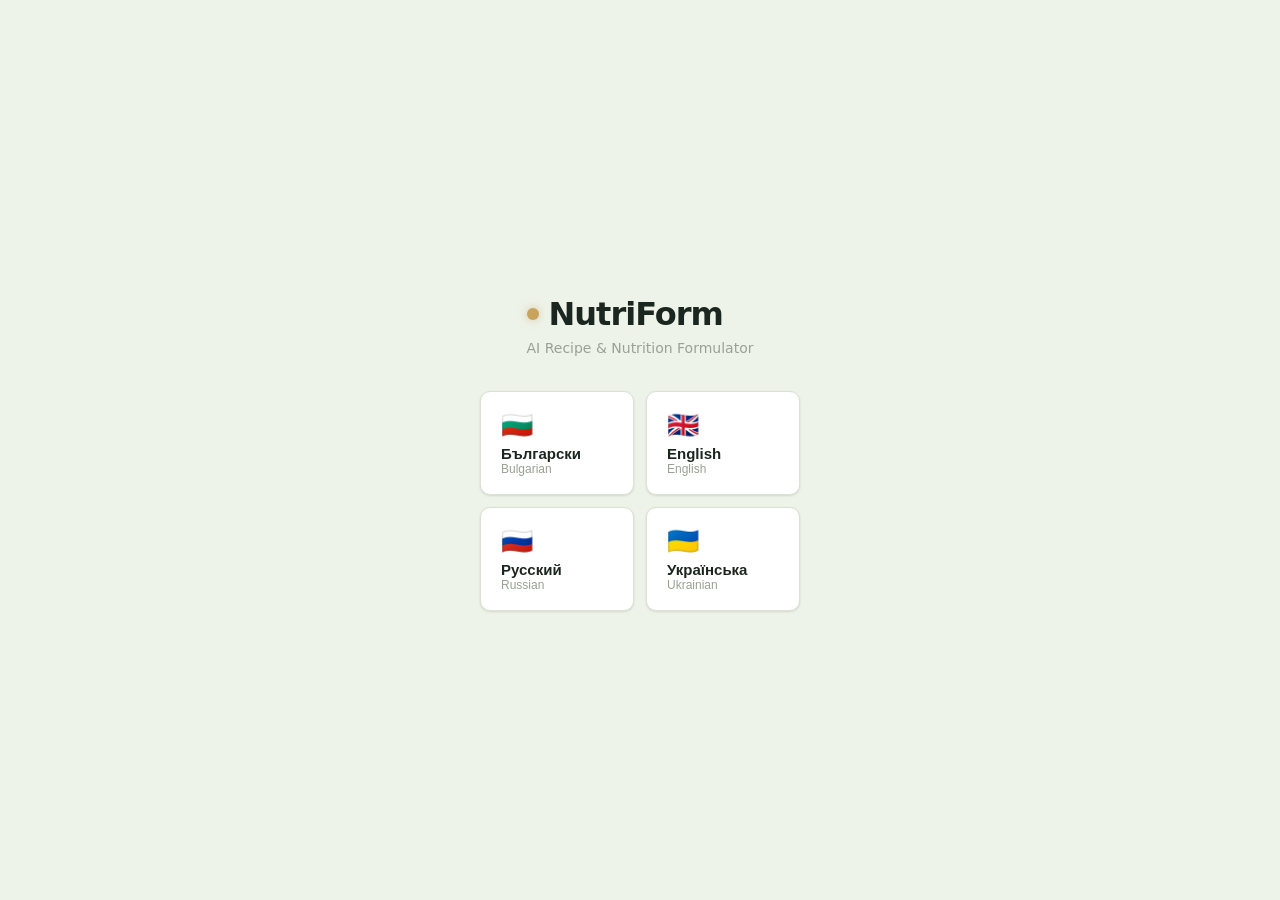
<file: public/index.html>
<!DOCTYPE html>
<html lang="bg">
<head>
<meta charset="UTF-8">
<meta name="viewport" content="width=device-width, initial-scale=1.0, viewport-fit=cover">
<title>NutriForm</title>

<!-- PWA -->
<link rel="manifest" href="manifest.webmanifest">
<meta name="theme-color" content="#2a6041">
<meta name="description" content="Хранителни стойности, EU етикети и AI анализ на рецепти за храни и фуражи.">
<!-- iOS -->
<meta name="apple-mobile-web-app-capable" content="yes">
<meta name="mobile-web-app-capable" content="yes">
<meta name="apple-mobile-web-app-status-bar-style" content="default">
<meta name="apple-mobile-web-app-title" content="NutriForm">
<link rel="apple-touch-icon" href="icons/apple-touch-icon.png">
<link rel="icon" type="image/png" sizes="32x32" href="icons/favicon-32.png">

<link rel="preconnect" href="https://fonts.googleapis.com">
<link href="https://fonts.googleapis.com/css2?family=Caveat:wght@600&family=Playfair+Display:wght@800&family=Oswald:wght@600&family=Cormorant+Garamond:wght@700&display=swap" rel="stylesheet">
<link rel="stylesheet" href="styles.css">
</head>
<body>
 
<!-- LANGUAGE SELECTION SCREEN -->
<div id="lang-screen">
  <div>
    <div class="lang-logo"><div class="lang-logo-dot"></div>NutriForm</div>
    <div class="lang-tagline" id="lang-tagline">AI Recipe & Nutrition Formulator</div>
  </div>
  <div class="lang-grid">
    <button class="lang-btn" onclick="selectLang('bg')">
      <span class="flag">🇧🇬</span>
      <div class="lang-name">Български</div>
      <div class="lang-native">Bulgarian</div>
    </button>
    <button class="lang-btn" onclick="selectLang('en')">
      <span class="flag">🇬🇧</span>
      <div class="lang-name">English</div>
      <div class="lang-native">English</div>
    </button>
    <button class="lang-btn" onclick="selectLang('ru')">
      <span class="flag">🇷🇺</span>
      <div class="lang-name">Русский</div>
      <div class="lang-native">Russian</div>
    </button>
    <button class="lang-btn" onclick="selectLang('uk')">
      <span class="flag">🇺🇦</span>
      <div class="lang-name">Українська</div>
      <div class="lang-native">Ukrainian</div>
    </button>
  </div>
</div>
 
<!-- MAIN APP -->
<div id="app">
  <div class="topbar">
    <div class="logo"><div class="logo-dot"></div>NutriForm</div>
    <div class="topbar-right">
      <span id="topbar-sub" style="font-size:12px; color:var(--text3)"></span>
      <button class="lang-switch" onclick="switchLang()" id="lang-switch-btn">🌐 Language</button>
    </div>
  </div>
 
  <div class="layout">
    <!-- LEFT -->
    <div>
      <div class="mode-toggle" style="margin-bottom:1.25rem">
        <button class="mode-btn on" id="ptype-human" onclick="setProductType('human')">🍞 Human food</button>
        <button class="mode-btn" id="ptype-feed" onclick="setProductType('feed')">🐕 Pet feed</button>
      </div>
 
      <div class="card">
        <div class="card-header"><span>📋</span><h2 id="lbl-product-info">Product Info</h2></div>
        <div class="card-body">
          <div class="row">
            <div class="field" style="flex:2">
              <label id="lbl-product-name">Product name</label>
              <input type="text" id="product-name" oninput="onDataChange()">
            </div>
            <div class="field" style="flex:0 0 110px">
              <label id="lbl-serving">Serving (g)</label>
              <input type="number" id="serving-size" value="100" min="1" oninput="onDataChange()">
            </div>
          </div>
        </div>
      </div>
 
      <div class="card card-ingredients">
        <div class="card-header"><span>🧪</span><h2 id="lbl-ingredients">Ingredients</h2></div>
        <div class="card-body">
          <table class="ing-table">
            <thead>
              <tr>
                <th id="th-name">Ingredient</th>
                <th class="right" id="th-amount">Amount (g)</th>
                <th class="right" id="th-kcal">kcal</th>
                <th></th>
              </tr>
            </thead>
            <tbody id="ing-tbody"></tbody>
          </table>
 
          <div style="margin-top:12px; border-top:1px solid var(--border); padding-top:12px;">
            <div class="row" style="align-items:flex-end; gap:8px;">
              <div class="field" style="flex:2; margin-bottom:0; position:relative">
                <label id="lbl-add-ing">Add ingredient</label>
                <div class="ing-search-wrap">
                  <input type="text" id="ing-search" autocomplete="off" oninput="onIngSearch()" onkeydown="onIngKeydown(event)">
                  <div class="search-status" id="search-status"></div>
                </div>
                <div class="suggestions-dropdown" id="suggestions" style="display:none"></div>
              </div>
              <div class="field" style="flex:0 0 90px; margin-bottom:0">
                <label id="lbl-amount">Amount (g)</label>
                <input type="number" id="ing-amount" placeholder="g" min="0.1" step="0.1" onkeydown="if(event.key==='Enter') addIngredient()">
              </div>
              <div style="padding-bottom:1px">
                <button class="btn" onclick="addIngredient()" id="btn-add">+ Add</button>
              </div>
            </div>
            <div class="total-row">
              <span id="lbl-total-weight">Total batch weight:</span>
              <span id="total-weight-val" style="font-weight:600">0 g</span>
            </div>
            <div class="total-row" style="align-items:center">
              <span id="lbl-cooked-weight">Weight after cooking (g):</span>
              <input type="number" id="cooked-weight" min="0" step="1" placeholder="—" oninput="onDataChange()"
                style="width:90px; text-align:right; padding:4px 6px; font-size:13px; border:1px solid var(--border); border-radius:5px; background:var(--surface); color:var(--text); font-family:inherit;">
            </div>
            <div id="cooked-hint" style="font-size:11px; color:var(--text3); margin-top:4px;"></div>
          </div>
        </div>
      </div>
 
      <div class="card">
        <div class="card-header"><span>⚠️</span><h2 id="lbl-allergens">Allergens (EU 1169/2011)</h2></div>
        <div class="card-body">
          <div class="allergen-grid" id="allergen-grid"></div>
        </div>
      </div>

      <div class="card">
        <div class="card-header"><span>🧫</span><h2 id="lbl-additives">Additives (E numbers)</h2></div>
        <div class="card-body">
          <div class="row" style="align-items:flex-end; gap:8px;">
            <div class="field" style="flex:1; margin-bottom:0">
              <label id="lbl-additive-pick">Add additive</label>
              <select id="additive-select"></select>
            </div>
            <div style="padding-bottom:1px">
              <button class="btn" id="btn-add-additive" onclick="addAdditiveFromSelect()">+ Add</button>
            </div>
          </div>
          <button class="btn" id="btn-add-custom-additive" onclick="addCustomAdditive()" style="margin-top:8px; font-size:12px;">+ Other additive…</button>
          <div id="additive-list" style="margin-top:10px"></div>
        </div>
      </div>

      <div class="card">
        <div class="card-header"><span>💾</span><h2 id="lbl-saved">Saved recipes</h2></div>
        <div class="card-body">
          <button class="btn btn-green" id="btn-save-recipe" onclick="saveCurrentRecipe()">💾 Save recipe</button>
          <div id="saved-status"></div>
          <div id="saved-list"></div>
        </div>
      </div>
    </div>

    <!-- RIGHT -->
    <div class="card">
      <div class="tabs">
        <button class="tab-btn active" onclick="showTab('nutrition')" id="tab-btn-nutrition">Nutrition</button>
        <button class="tab-btn" onclick="showTab('label')" id="tab-btn-label">Label</button>
        <button class="tab-btn" onclick="showTab('ai')" id="tab-btn-ai">AI Analysis</button>
      </div>
 
      <!-- NUTRITION -->
      <div class="tab-pane active" id="pane-nutrition">
        <div class="macro-grid">
          <div class="macro-cell"><div class="macro-val" id="r-cal">—</div><div class="macro-lbl" id="lbl-kcal">kcal</div></div>
          <div class="macro-cell"><div class="macro-val" id="r-prot">—</div><div class="macro-lbl" id="lbl-prot">protein</div></div>
          <div class="macro-cell"><div class="macro-val" id="r-carb">—</div><div class="macro-lbl" id="lbl-carb">carbs</div></div>
          <div class="macro-cell"><div class="macro-val" id="r-fat">—</div><div class="macro-lbl" id="lbl-fat">fat</div></div>
        </div>
        <div style="font-size:12px; color:var(--text3); margin-bottom:12px" id="per-serving-label">Per 100g serving</div>
        <div id="detail-rows"></div>
        <div class="prog-wrap" id="prog-wrap" style="display:none">
          <div class="prog-label" id="lbl-macro-dist">Macro distribution</div>
          <div class="prog-row">
            <div class="prog-header"><span id="lbl-pr-prot">Protein</span><span id="pct-prot">0%</span></div>
            <div class="prog-bar"><div class="prog-fill" id="bar-prot" style="width:0%;background:var(--green)"></div></div>
          </div>
          <div class="prog-row">
            <div class="prog-header"><span id="lbl-pr-carb">Carbs</span><span id="pct-carb">0%</span></div>
            <div class="prog-bar"><div class="prog-fill" id="bar-carb" style="width:0%;background:#d4840a"></div></div>
          </div>
          <div class="prog-row">
            <div class="prog-header"><span id="lbl-pr-fat">Fat</span><span id="pct-fat">0%</span></div>
            <div class="prog-bar"><div class="prog-fill" id="bar-fat" style="width:0%;background:#c44a2a"></div></div>
          </div>
        </div>
        <div id="quality-panel"></div>
      </div>
 
      <!-- LABEL -->
      <div class="tab-pane" id="pane-label">
        <div class="mode-toggle">
          <button class="mode-btn on" id="mode-calc" onclick="setLabelMode('calc')">Calculated</button>
          <button class="mode-btn" id="mode-lab" onclick="setLabelMode('lab')">Lab analysis</button>
        </div>
        <div id="feed-inputs" style="display:none">
          <div class="lab-note" id="feed-note">Enter analytical constituents from your lab report (BFSA/БАБХ).</div>
          <div class="lab-grid">
            <div class="field"><label id="fl-protein">Crude protein (%)</label><input type="number" id="feed-protein" step="0.1" min="0" oninput="updateResults()"></div>
            <div class="field"><label id="fl-fat">Crude fats (%)</label><input type="number" id="feed-fat" step="0.1" min="0" oninput="updateResults()"></div>
            <div class="field"><label id="fl-fibre">Crude fibre (%)</label><input type="number" id="feed-fibre" step="0.1" min="0" oninput="updateResults()"></div>
            <div class="field"><label id="fl-ash">Crude ash (%)</label><input type="number" id="feed-ash" step="0.1" min="0" oninput="updateResults()"></div>
            <div class="field"><label id="fl-moisture">Moisture (%)</label><input type="number" id="feed-moisture" step="0.1" min="0" oninput="updateResults()"></div>
            <div class="field"><label id="fl-species">Species</label>
              <select id="feed-species" onchange="updateResults()">
                <option value="dog">Dog</option>
                <option value="cat">Cat</option>
              </select>
            </div>
          </div>
          <div class="field"><label id="fl-additives">Additives (vitamins, trace elements) — optional</label>
            <input type="text" id="feed-additives" oninput="updateResults()" placeholder="Vitamin A 12000 IU/kg; Vitamin D3 1200 IU/kg; Zinc 95 mg/kg">
          </div>
          <div class="field"><label id="fl-composition">Composition (ingredients, descending order)</label>
            <input type="text" id="feed-composition" oninput="updateResults()" placeholder="Chicken meat (40%), rice, carrots, fish oil...">
          </div>
        </div>
        <div id="lab-inputs" style="display:none">
          <div class="lab-note" id="lab-note">Enter values per 100 g from your laboratory report.</div>
          <div class="lab-grid">
            <div class="field"><label id="ll-kcal">Energy (kcal)</label><input type="number" id="lab-kcal" step="0.1" min="0" oninput="updateResults()"></div>
            <div class="field"><label id="ll-fat">Fat (g)</label><input type="number" id="lab-fat" step="0.1" min="0" oninput="updateResults()"></div>
            <div class="field"><label id="ll-satfat">Saturates (g)</label><input type="number" id="lab-satfat" step="0.1" min="0" oninput="updateResults()"></div>
            <div class="field"><label id="ll-carb">Carbohydrate (g)</label><input type="number" id="lab-carb" step="0.1" min="0" oninput="updateResults()"></div>
            <div class="field"><label id="ll-sugar">Sugars (g)</label><input type="number" id="lab-sugar" step="0.1" min="0" oninput="updateResults()"></div>
            <div class="field"><label id="ll-fiber">Fibre (g)</label><input type="number" id="lab-fiber" step="0.1" min="0" oninput="updateResults()"></div>
            <div class="field"><label id="ll-prot">Protein (g)</label><input type="number" id="lab-prot" step="0.1" min="0" oninput="updateResults()"></div>
            <div class="field"><label id="ll-salt">Salt (g)</label><input type="number" id="lab-salt" step="0.01" min="0" oninput="updateResults()"></div>
          </div>
        </div>
        <div class="eu-label" id="eu-label">
          <div class="el-title" id="el-name">Product</div>
          <div class="el-serv" id="el-batch"></div>
          <div style="font-size:12px; font-weight:700; border-bottom:4px solid #111; padding-bottom:3px; margin-bottom:3px;" id="el-per100">Хранителна информация на 100 г</div>
          <div id="el-rows"></div>
          <div class="el-composition" id="el-composition" style="display:none"></div>
          <div class="el-allergens" id="el-allergens" style="display:none"></div>
          <div class="el-info" id="el-info" style="display:none"></div>
          <div class="el-barcode" id="el-barcode" style="display:none; margin-top:7px;"></div>
          <div class="el-note" id="el-note"></div>
        </div>

        <!-- Задължителни данни за етикета (EU 1169/2011) -->
        <div class="card-soft" id="labelinfo-box" style="margin-top:14px; border:1px solid var(--border); border-radius:var(--rsm); padding:12px;">
          <div id="lbl-labelinfo" style="font-size:12px; font-weight:600; color:var(--text2); text-transform:uppercase; letter-spacing:0.04em; margin-bottom:10px;">Label details (EU 1169/2011)</div>
          <div class="field"><label id="lf-l-producer">Manufacturer (name & address)</label><input type="text" id="lf-producer" oninput="updateResults()" placeholder="напр. ЕТ Пример, гр. София, ул. ..."></div>
          <div class="row">
            <div class="field" style="flex:1"><label id="lf-l-net">Net weight</label><input type="text" id="lf-net" oninput="updateResults()" placeholder="напр. 250 г"></div>
            <div class="field" style="flex:1"><label id="lf-l-best">Best before</label><input type="text" id="lf-best" oninput="updateResults()" placeholder="напр. 12.2026"></div>
          </div>
          <div class="row">
            <div class="field" style="flex:1"><label id="lf-l-batch">Batch / lot</label><input type="text" id="lf-batch" oninput="updateResults()" placeholder="напр. L240615"></div>
            <div class="field" style="flex:1"><label id="lf-l-origin">Country of origin</label><input type="text" id="lf-origin" oninput="updateResults()" placeholder="напр. България"></div>
          </div>
          <div class="field" style="margin-bottom:0"><label id="lf-l-storage">Storage conditions</label><input type="text" id="lf-storage" oninput="updateResults()" placeholder="напр. На сухо и хладно място"></div>
        </div>

        <label class="quid-row" style="display:flex; align-items:center; gap:8px; margin-top:12px; font-size:13px; text-transform:none; letter-spacing:0; color:var(--text); cursor:pointer; font-weight:400;">
          <input type="checkbox" id="quid-toggle" onchange="updateResults()" style="width:auto;">
          <span id="lbl-quid">Show ingredient % (QUID)</span>
        </label>
        <div class="field" style="margin-top:10px;">
          <label id="lbl-barcode">Barcode (EAN-13)</label>
          <input type="text" id="barcode-input" inputmode="numeric" placeholder="напр. 380123456789" oninput="updateResults()">
        </div>
        <div class="print-controls" style="grid-template-columns:1fr 1fr; border-top:none; padding-top:0; margin-top:14px;">
          <div>
            <label id="lbl-font">Font</label>
            <select id="label-font" onchange="applyLabelDesign()">
              <option value="narrow">Narrow</option>
              <option value="modern">Modern</option>
              <option value="classic">Classic</option>
            </select>
          </div>
          <div>
            <label id="lbl-title-font">Title font</label>
            <select id="label-title-font" onchange="applyLabelDesign()">
              <option value="same">Same as table</option>
              <option value="script">Script ✍</option>
              <option value="elegant">Elegant</option>
              <option value="bold">Bold poster</option>
              <option value="garamond">Garamond</option>
            </select>
          </div>
          <div>
            <label id="lbl-border">Border</label>
            <select id="label-border" onchange="applyLabelDesign()">
              <option value="thick">■ Thick</option>
              <option value="thin">□ Thin</option>
              <option value="none">— None</option>
            </select>
          </div>
          <div>
            <label id="lbl-color">Color</label>
            <select id="label-color" onchange="applyLabelDesign()">
              <option value="#111111">⬛ Black</option>
              <option value="#1d4a33">🟩 Green</option>
              <option value="#1a3a5c">🟦 Navy</option>
              <option value="#4a2c17">🟫 Brown</option>
              <option value="#6b1d2a">🟥 Bordeaux</option>
              <option value="#4a3463">🟪 Plum</option>
              <option value="#1f5c5c">🌊 Teal</option>
              <option value="#8a5a1e">🟨 Ochre</option>
              <option value="#3d3d3d">◼ Graphite</option>
              <option value="#5c4033">🤎 Chocolate</option>
            </select>
          </div>
          <div>
            <label id="lbl-bg">Background</label>
            <select id="label-bg" onchange="applyLabelDesign()">
              <option value="#ffffff">⬜ White</option>
              <option value="#f7f3e8">🟫 Cream</option>
              <option value="#eef3ee">🟩 Mint</option>
              <option value="#eef1f6">🟦 Light blue</option>
              <option value="#fdeef0">🟥 Rose</option>
              <option value="#f5eef6">🟪 Lavender</option>
              <option value="#1a3a2a">🌲 Dark green</option>
              <option value="#2a2a2a">⬛ Dark</option>
            </select>
          </div>
        </div>
        <div class="print-controls">
          <div>
            <label id="lbl-label-size">Label size</label>
            <select id="label-size">
              <option value="S">S — 55×70 mm (12/стр.)</option>
              <option value="M" selected>M — 70×95 mm (6/стр.)</option>
              <option value="L">L — 95×130 mm (2/стр.)</option>
            </select>
          </div>
          <div>
            <label id="lbl-copies">Copies</label>
            <input type="number" id="label-copies" value="6" min="1" max="30">
          </div>
        </div>
        <button class="btn btn-green" onclick="gateExport(printLabels)" style="margin-top:12px" id="btn-print">🖨 Print labels</button>
        <button class="btn" onclick="gateExport(exportSpecSheet)" style="margin-top:8px; width:100%;" id="btn-spec">📄 Product spec (PDF)</button>
      </div>
 
      <!-- AI -->
      <div class="tab-pane" id="pane-ai">
        <button class="btn btn-green" onclick="analyzeWithAI()" id="btn-analyze">✨ Analyze with AI</button>
        <div style="margin-top:16px; padding-top:14px; border-top:1px solid var(--border)">
          <div class="goal-select">
            <label id="lbl-goal">Improvement goal</label>
            <select id="improve-goal">
              <option value="protein">↑ Protein</option>
              <option value="salt">↓ Salt</option>
              <option value="sugar">↓ Sugar</option>
              <option value="fat">↓ Fat</option>
              <option value="fiber">↑ Fiber</option>
              <option value="kcal">↓ Calories</option>
              <option value="additives">🧼 Cleaner label</option>
              <option value="overall">★ Overall</option>
            </select>
          </div>
          <div class="field" style="margin:10px 0 0">
            <label id="lbl-improve-custom">Or describe what you want (optional)</label>
            <input type="text" id="improve-custom" autocomplete="off" placeholder="e.g. less sugar and no palm oil">
          </div>
          <button class="btn btn-amber" onclick="improveRecipe()" id="btn-improve" style="margin-top:10px">🔧 Improve recipe</button>
        </div>
        <div id="ai-output"></div>
      </div>
    </div>
  </div>

  <!-- Лепкава лента с резултата (само на тесен екран) — резултатът се вижда
       веднага, без да се скролва през целия формуляр. -->
  <div id="quick-bar" onclick="jumpToResults()" role="button" tabindex="0">
    <div class="qb-score" id="qb-score">–</div>
    <div class="qb-stats">
      <div><b id="qb-kcal">0</b> <span id="qb-kcal-l">ккал</span></div>
      <div class="qb-sub" id="qb-per">на 100 г</div>
    </div>
    <div class="qb-cta" id="qb-cta">Виж етикета →</div>
  </div>
</div>

<!-- Редактор на хранителни стойности на съставка -->
<div id="edit-modal" class="modal-overlay" style="display:none">
  <div class="modal-card">
    <h3 id="em-title" class="modal-title"></h3>
    <div id="em-name" class="em-name"></div>
    <div class="em-grid">
      <div class="em-field"><span></span><input id="em-cal" type="number" step="0.1" min="0"></div>
      <div class="em-field"><span></span><input id="em-prot" type="number" step="0.1" min="0"></div>
      <div class="em-field"><span></span><input id="em-carb" type="number" step="0.1" min="0"></div>
      <div class="em-field"><span></span><input id="em-fat" type="number" step="0.1" min="0"></div>
      <div class="em-field"><span></span><input id="em-sat" type="number" step="0.1" min="0"></div>
      <div class="em-field"><span></span><input id="em-fiber" type="number" step="0.1" min="0"></div>
      <div class="em-field"><span></span><input id="em-sugar" type="number" step="0.1" min="0"></div>
      <div class="em-field"><span></span><input id="em-sodium" type="number" step="1" min="0"></div>
    </div>
    <div class="em-actions">
      <button id="em-save" class="btn btn-green" onclick="saveEditIngredient()"></button>
      <button id="em-cancel" class="btn" onclick="closeEditModal()"></button>
    </div>
  </div>
</div>

<!-- Email gate за export (freemium lead capture) -->
<div id="lead-modal" class="modal-overlay" style="display:none">
  <div class="modal-card">
    <h3 id="lead-title" class="modal-title"></h3>
    <p id="lead-desc" style="font-size:13px;color:var(--text2);margin-bottom:12px"></p>
    <div class="field">
      <input type="email" id="lead-email" placeholder="you@example.com" autocomplete="email" style="width:100%">
    </div>
    <div id="lead-err" style="display:none;color:#c0483b;font-size:12px;margin-bottom:8px"></div>
    <div class="em-actions" style="display:flex;gap:8px">
      <button id="lead-submit" class="btn btn-green" onclick="submitLeadEmail()"></button>
      <button id="lead-cancel" class="btn" onclick="closeLeadModal()"></button>
    </div>
    <p id="lead-fine" style="font-size:11px;color:var(--text3);margin-top:10px"></p>
    <p id="lead-consent" style="font-size:11px;color:var(--text3);margin-top:4px"></p>
  </div>
</div>

<script src="data/i18n.js"></script>
<script src="data/ingredients.js"></script>
<script src="app.js"></script>
<script>
  // Регистрация на service worker (PWA — офлайн + инсталиране)
  if ('serviceWorker' in navigator) {
    window.addEventListener('load', () => {
      navigator.serviceWorker.register('sw.js').catch(() => {});
    });
  }
</script>
</body>
</html>
</file>
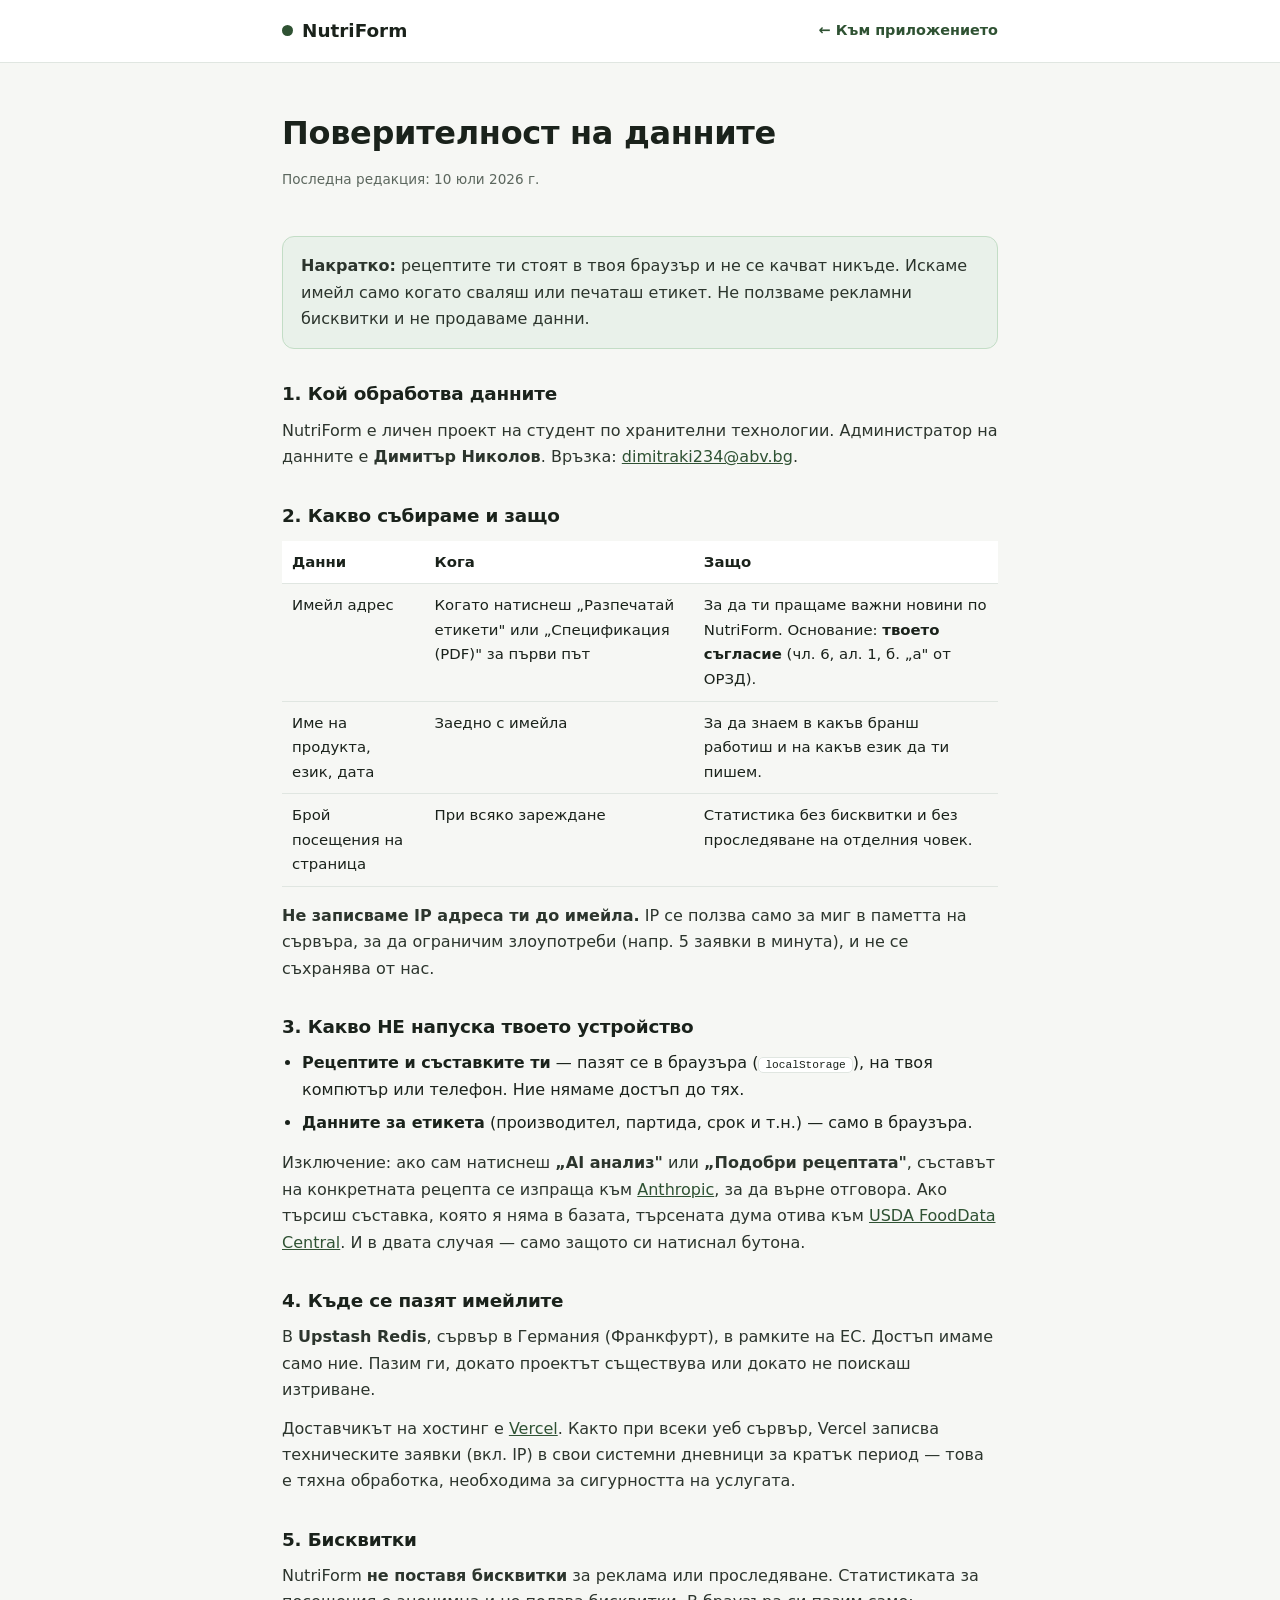
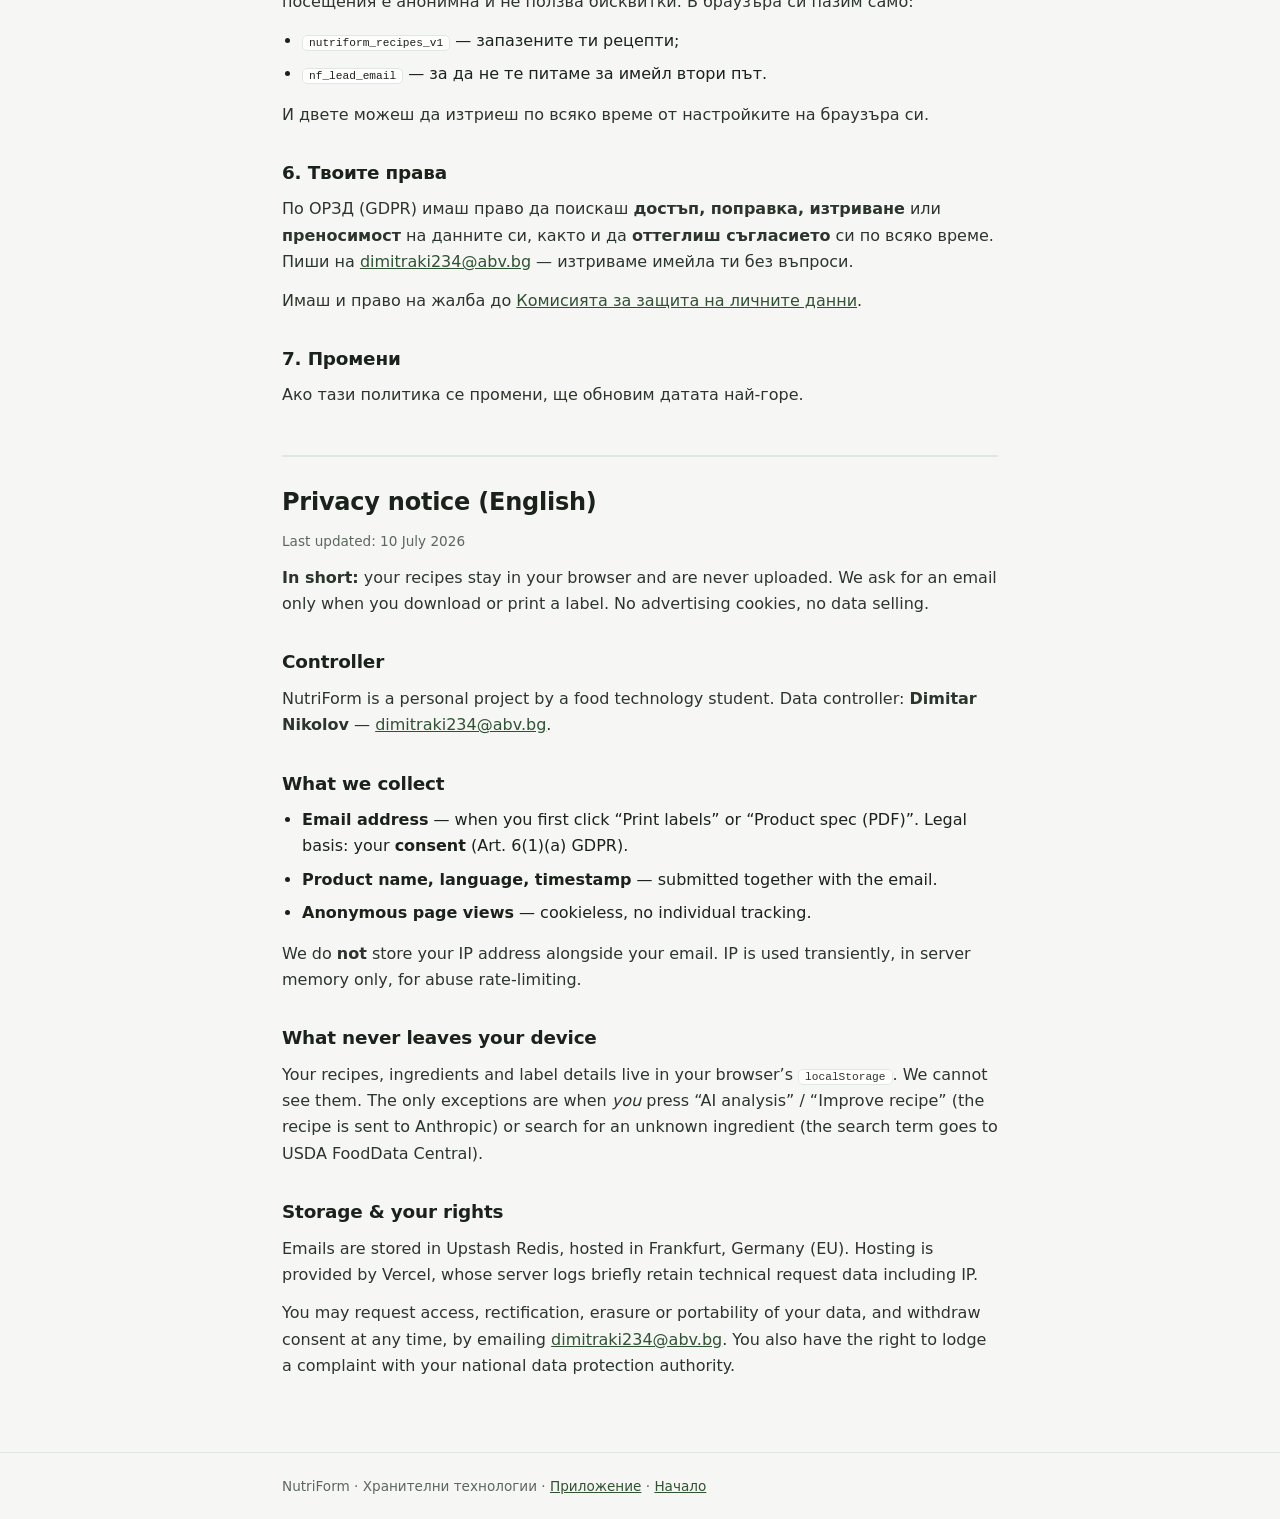
<file: public/privacy/index.html>
<!DOCTYPE html>
<html lang="bg">
<head>
<meta charset="UTF-8" />
<meta name="viewport" content="width=device-width, initial-scale=1.0" />
<title>NutriForm — Поверителност</title>
<meta name="description" content="Какви данни събира NutriForm, защо, къде се съхраняват и как да ги изтриете." />
<meta name="robots" content="index, follow" />
<link rel="icon" href="/icons/icon-192.png" />
<style>
  :root{
    --green:#2f5233;--green-d:#213a25;--green-l:#e9f1ea;
    --ink:#1a221b;--muted:#5c675e;--line:#e0e6e1;--bg:#f6f7f4;--white:#fff;
    --font:'Segoe UI',system-ui,-apple-system,Roboto,Helvetica,Arial,sans-serif;
  }
  *{box-sizing:border-box;margin:0;padding:0}
  body{font-family:var(--font);color:var(--ink);background:var(--bg);line-height:1.65;-webkit-font-smoothing:antialiased}
  .wrap{max-width:760px;margin:0 auto;padding:0 22px}
  nav{background:var(--white);border-bottom:1px solid var(--line)}
  nav .wrap{display:flex;align-items:center;justify-content:space-between;height:62px}
  .logo{display:flex;align-items:center;gap:9px;font-weight:800;font-size:1.15rem;text-decoration:none;color:var(--ink)}
  .logo .dot{width:11px;height:11px;border-radius:50%;background:var(--green)}
  .back{font-size:.9rem;color:var(--green);text-decoration:none;font-weight:600}
  header{padding:44px 0 8px}
  h1{font-size:2rem;letter-spacing:-.01em;margin-bottom:8px}
  .upd{color:var(--muted);font-size:.85rem}
  main{padding:22px 0 60px}
  h2{font-size:1.15rem;margin:30px 0 8px;letter-spacing:-.01em}
  p{margin-bottom:12px;color:#2c352d}
  ul{margin:0 0 14px 20px}
  li{margin-bottom:7px}
  .box{background:var(--white);border:1px solid var(--line);border-radius:12px;padding:16px 18px;margin:16px 0}
  .box.hi{background:var(--green-l);border-color:#c3ddc6}
  table{width:100%;border-collapse:collapse;margin:10px 0 16px;font-size:.93rem}
  th,td{text-align:left;padding:9px 10px;border-bottom:1px solid var(--line);vertical-align:top}
  th{font-weight:700;background:var(--white)}
  code{background:var(--white);border:1px solid var(--line);border-radius:5px;padding:1px 6px;font-size:.86em}
  a{color:var(--green)}
  footer{border-top:1px solid var(--line);padding:22px 0;color:var(--muted);font-size:.85rem}
  .en{margin-top:46px;padding-top:26px;border-top:2px solid var(--line)}
  .en h1{font-size:1.5rem}
  @media(max-width:640px){ h1{font-size:1.55rem} table{font-size:.86rem} }
</style>
</head>
<body>

<nav><div class="wrap">
  <a href="/" class="logo"><span class="dot"></span>NutriForm</a>
  <a href="/" class="back">← Към приложението</a>
</div></nav>

<header><div class="wrap">
  <h1>Поверителност на данните</h1>
  <div class="upd">Последна редакция: 10 юли 2026 г.</div>
</div></header>

<main><div class="wrap">

  <div class="box hi">
    <p style="margin:0"><b>Накратко:</b> рецептите ти стоят в твоя браузър и не се качват никъде. Искаме имейл само когато сваляш или печаташ етикет. Не ползваме рекламни бисквитки и не продаваме данни.</p>
  </div>

  <h2>1. Кой обработва данните</h2>
  <p>NutriForm е личен проект на студент по хранителни технологии. Администратор на данните е <b>Димитър Николов</b>. Връзка: <a href="mailto:dimitraki234@abv.bg">dimitraki234@abv.bg</a>.</p>

  <h2>2. Какво събираме и защо</h2>
  <table>
    <tr><th>Данни</th><th>Кога</th><th>Защо</th></tr>
    <tr>
      <td>Имейл адрес</td>
      <td>Когато натиснеш „Разпечатай етикети" или „Спецификация (PDF)" за първи път</td>
      <td>За да ти пращаме важни новини по NutriForm. Основание: <b>твоето съгласие</b> (чл. 6, ал. 1, б. „а" от ОРЗД).</td>
    </tr>
    <tr>
      <td>Име на продукта, език, дата</td>
      <td>Заедно с имейла</td>
      <td>За да знаем в какъв бранш работиш и на какъв език да ти пишем.</td>
    </tr>
    <tr>
      <td>Брой посещения на страница</td>
      <td>При всяко зареждане</td>
      <td>Статистика без бисквитки и без проследяване на отделния човек.</td>
    </tr>
  </table>

  <p><b>Не записваме IP адреса ти до имейла.</b> IP се ползва само за миг в паметта на сървъра, за да ограничим злоупотреби (напр. 5 заявки в минута), и не се съхранява от нас.</p>

  <h2>3. Какво НЕ напуска твоето устройство</h2>
  <ul>
    <li><b>Рецептите и съставките ти</b> — пазят се в браузъра (<code>localStorage</code>), на твоя компютър или телефон. Ние нямаме достъп до тях.</li>
    <li><b>Данните за етикета</b> (производител, партида, срок и т.н.) — само в браузъра.</li>
  </ul>
  <p>Изключение: ако сам натиснеш <b>„AI анализ"</b> или <b>„Подобри рецептата"</b>, съставът на конкретната рецепта се изпраща към <a href="https://www.anthropic.com/legal/privacy" target="_blank" rel="noopener">Anthropic</a>, за да върне отговора. Ако търсиш съставка, която я няма в базата, търсената дума отива към <a href="https://fdc.nal.usda.gov/" target="_blank" rel="noopener">USDA FoodData Central</a>. И в двата случая — само защото си натиснал бутона.</p>

  <h2>4. Къде се пазят имейлите</h2>
  <p>В <b>Upstash Redis</b>, сървър в Германия (Франкфурт), в рамките на ЕС. Достъп имаме само ние. Пазим ги, докато проектът съществува или докато не поискаш изтриване.</p>
  <p>Доставчикът на хостинг е <a href="https://vercel.com/legal/privacy-policy" target="_blank" rel="noopener">Vercel</a>. Както при всеки уеб сървър, Vercel записва техническите заявки (вкл. IP) в свои системни дневници за кратък период — това е тяхна обработка, необходима за сигурността на услугата.</p>

  <h2>5. Бисквитки</h2>
  <p>NutriForm <b>не поставя бисквитки</b> за реклама или проследяване. Статистиката за посещения е анонимна и не ползва бисквитки. В браузъра си пазим само:</p>
  <ul>
    <li><code>nutriform_recipes_v1</code> — запазените ти рецепти;</li>
    <li><code>nf_lead_email</code> — за да не те питаме за имейл втори път.</li>
  </ul>
  <p>И двете можеш да изтриеш по всяко време от настройките на браузъра си.</p>

  <h2>6. Твоите права</h2>
  <p>По ОРЗД (GDPR) имаш право да поискаш <b>достъп, поправка, изтриване</b> или <b>преносимост</b> на данните си, както и да <b>оттеглиш съгласието</b> си по всяко време. Пиши на <a href="mailto:dimitraki234@abv.bg">dimitraki234@abv.bg</a> — изтриваме имейла ти без въпроси.</p>
  <p>Имаш и право на жалба до <a href="https://www.cpdp.bg/" target="_blank" rel="noopener">Комисията за защита на личните данни</a>.</p>

  <h2>7. Промени</h2>
  <p>Ако тази политика се промени, ще обновим датата най-горе.</p>

  <!-- ─────────────── ENGLISH ─────────────── -->
  <div class="en">
    <h1>Privacy notice (English)</h1>
    <p class="upd">Last updated: 10 July 2026</p>

    <p><b>In short:</b> your recipes stay in your browser and are never uploaded. We ask for an email only when you download or print a label. No advertising cookies, no data selling.</p>

    <h2>Controller</h2>
    <p>NutriForm is a personal project by a food technology student. Data controller: <b>Dimitar Nikolov</b> — <a href="mailto:dimitraki234@abv.bg">dimitraki234@abv.bg</a>.</p>

    <h2>What we collect</h2>
    <ul>
      <li><b>Email address</b> — when you first click “Print labels” or “Product spec (PDF)”. Legal basis: your <b>consent</b> (Art. 6(1)(a) GDPR).</li>
      <li><b>Product name, language, timestamp</b> — submitted together with the email.</li>
      <li><b>Anonymous page views</b> — cookieless, no individual tracking.</li>
    </ul>
    <p>We do <b>not</b> store your IP address alongside your email. IP is used transiently, in server memory only, for abuse rate-limiting.</p>

    <h2>What never leaves your device</h2>
    <p>Your recipes, ingredients and label details live in your browser’s <code>localStorage</code>. We cannot see them. The only exceptions are when <i>you</i> press “AI analysis” / “Improve recipe” (the recipe is sent to Anthropic) or search for an unknown ingredient (the search term goes to USDA FoodData Central).</p>

    <h2>Storage &amp; your rights</h2>
    <p>Emails are stored in Upstash Redis, hosted in Frankfurt, Germany (EU). Hosting is provided by Vercel, whose server logs briefly retain technical request data including IP.</p>
    <p>You may request access, rectification, erasure or portability of your data, and withdraw consent at any time, by emailing <a href="mailto:dimitraki234@abv.bg">dimitraki234@abv.bg</a>. You also have the right to lodge a complaint with your national data protection authority.</p>
  </div>

</div></main>

<footer><div class="wrap">
  NutriForm · Хранителни технологии · <a href="/">Приложение</a> · <a href="/lp">Начало</a>
</div></footer>

</body>
</html>
</file>
<file: public/styles.css>
:root {
  /* Палитра „форест + злато" — изравнена с landing-а (dyslove.design) */
  --bg: #eef3ea;
  --surface: #ffffff;
  --surface2: #e7eee5;
  --border: #dbe1d3;
  --border2: #ccc4b3;
  --text: #1c2620;
  --text2: #636a5f;
  --text3: #9aa093;
  --green: #3a4b41;
  --green-bg: #e3ebe4;
  --green-light: #eef3ee;
  --gold: #c7a35e;
  --gold-soft: #e6cfa7;
  --amber: #7a5a18;
  --amber-bg: #fef0c0;
  --red: #8f2a22;
  --red-bg: #fde4e2;
  --blue: #1a4f7a;
  --blue-bg: #dbeafe;
  --radius: 10px;
  --rsm: 6px;
  --shadow: 0 1px 3px rgba(0,0,0,0.07), 0 1px 2px rgba(0,0,0,0.05);
}
* { box-sizing: border-box; margin: 0; padding: 0; }
html { background: var(--bg); overscroll-behavior: none; }
body { font-family: -apple-system, BlinkMacSystemFont, 'Segoe UI', system-ui, sans-serif; background: var(--bg); color: var(--text); min-height: 100vh; font-size: 15px; line-height: 1.5; overscroll-behavior: none; }
 
/* LANG SCREEN */
#lang-screen {
  position: fixed; inset: 0; background: var(--bg);
  display: flex; align-items: center; justify-content: center;
  z-index: 100; flex-direction: column; gap: 2rem;
}
.lang-logo { font-size: 32px; font-weight: 700; letter-spacing: -1px; color: var(--text); display: flex; align-items: center; gap: 10px; }
.lang-logo-dot { width: 12px; height: 12px; background: var(--gold); border-radius: 50%; box-shadow: 0 0 10px rgba(199,163,94,0.55); }
.lang-tagline { font-size: 14px; color: var(--text3); text-align: center; }
.lang-grid { display: grid; grid-template-columns: repeat(2, 1fr); gap: 12px; width: 320px; }
.lang-btn {
  padding: 18px 20px; border-radius: var(--radius); border: 1.5px solid var(--border);
  background: var(--surface); cursor: pointer; text-align: left;
  transition: all 0.15s; box-shadow: var(--shadow);
}
.lang-btn:hover { border-color: var(--green); background: var(--green-light); }
.lang-btn .flag { font-size: 26px; display: block; margin-bottom: 4px; }
.lang-btn .lang-name { font-size: 15px; font-weight: 600; color: var(--text); }
.lang-btn .lang-native { font-size: 12px; color: var(--text3); }
 
/* APP */
#app { display: none; }
.topbar {
  background: var(--surface); border-bottom: 1px solid var(--border);
  padding: 0 2rem; display: flex; align-items: center; justify-content: space-between;
  height: 54px; position: sticky; top: 0; z-index: 10; box-shadow: var(--shadow);
}
.logo { font-size: 18px; font-weight: 700; letter-spacing: -0.5px; display: flex; align-items: center; gap: 8px; }
.logo-dot { width: 9px; height: 9px; background: var(--gold); border-radius: 50%; box-shadow: 0 0 8px rgba(199,163,94,0.5); }
.topbar-right { display: flex; align-items: center; gap: 10px; }
.lang-switch { font-size: 12px; color: var(--text3); cursor: pointer; padding: 4px 8px; border-radius: var(--rsm); border: 1px solid var(--border); background: transparent; }
.lang-switch:hover { background: var(--surface2); }
 
.layout {
  max-width: 1140px; margin: 0 auto; padding: 1.5rem 2rem;
  display: grid; grid-template-columns: 1fr 400px; gap: 1.5rem; align-items: start;
}
@media (max-width: 820px) { .layout { grid-template-columns: 1fr; padding: 1rem; } }
 
.card { background: var(--surface); border: 1px solid var(--border); border-radius: var(--radius); overflow: hidden; box-shadow: var(--shadow); margin-bottom: 1.25rem; }
.card:last-child { margin-bottom: 0; }
/* картата „Съставки" не бива да отрязва падащото меню с предложенията */
.card-ingredients { overflow: visible; }
.card-ingredients > .card-header { border-top-left-radius: var(--radius); border-top-right-radius: var(--radius); }
.card-header { padding: 0.875rem 1.25rem; border-bottom: 1px solid var(--border); display: flex; align-items: center; gap: 8px; background: var(--surface); }
.card-header h2 { font-size: 13px; font-weight: 600; color: var(--text); letter-spacing: 0.01em; }
.card-body { padding: 1.25rem; }
 
label { font-size: 11px; font-weight: 600; color: var(--text2); display: block; margin-bottom: 5px; text-transform: uppercase; letter-spacing: 0.05em; }
input[type=text], input[type=number], input[type=password], select {
  width: 100%; padding: 8px 10px; border: 1px solid var(--border); border-radius: var(--rsm);
  font-size: 14px; background: var(--bg); color: var(--text); outline: none; transition: border-color 0.15s;
  font-family: inherit;
}
input:focus, select:focus { border-color: var(--green); box-shadow: 0 0 0 3px rgba(42,96,65,0.1); }
.field { margin-bottom: 1rem; }
.row { display: flex; gap: 10px; }
.row .field { flex: 1; }
 
/* INGREDIENT SEARCH */
.ing-search-wrap { position: relative; }
.ing-search-wrap input { padding-right: 80px; }
.search-status {
  position: absolute; right: 8px; top: 50%; transform: translateY(-50%);
  font-size: 11px; color: var(--text3); display: flex; align-items: center; gap: 4px;
}
.search-spinner { width: 12px; height: 12px; border: 1.5px solid var(--border); border-top-color: var(--green); border-radius: 50%; animation: spin 0.7s linear infinite; }
@keyframes spin { to { transform: rotate(360deg); } }
 
.suggestions-dropdown {
  position: absolute; top: calc(100% + 4px); left: 0; right: 0;
  background: var(--surface); border: 1px solid var(--border); border-radius: var(--radius);
  box-shadow: 0 8px 24px rgba(0,0,0,0.12); z-index: 50; max-height: 280px; overflow-y: auto;
}
.suggestion-item {
  padding: 10px 14px; cursor: pointer; font-size: 13px; transition: background 0.1s;
  border-bottom: 1px solid var(--border); display: flex; justify-content: space-between; align-items: center;
}
.suggestion-item:last-child { border-bottom: none; }
.suggestion-item:hover, .suggestion-item.selected { background: var(--green-light); }
.suggestion-item .sug-name { font-weight: 500; }
.suggestion-item .sug-kcal { font-size: 11px; color: var(--text3); }
.suggestion-source { font-size: 10px; padding: 1px 5px; border-radius: 3px; margin-left: 6px; }
.src-usda { background: var(--blue-bg); color: var(--blue); }
.src-ai { background: var(--green-bg); color: var(--green); }
.src-local { background: var(--surface2); color: var(--text2); }
.no-results { padding: 14px; font-size: 13px; color: var(--text3); text-align: center; }
 
/* TABLE */
.ing-table { width: 100%; border-collapse: collapse; }
.ing-table th { font-size: 10px; color: var(--text3); font-weight: 600; text-align: left; padding: 4px 8px 8px; text-transform: uppercase; letter-spacing: 0.05em; }
.ing-table th.right { text-align: right; }
.ing-table td { padding: 6px 8px; border-top: 1px solid var(--border); font-size: 13px; vertical-align: middle; }
.ing-table tr:hover td { background: var(--bg); }
.ing-name-cell { font-weight: 500; display: flex; align-items: center; gap: 6px; flex-wrap: wrap; }
.badge { font-size: 10px; padding: 1px 6px; border-radius: 3px; font-weight: 500; }
.badge-ai { background: var(--green-bg); color: var(--green); }
.badge-usda { background: var(--blue-bg); color: var(--blue); }
.badge-unk { background: var(--amber-bg); color: var(--amber); }
.del-btn { width: 28px; height: 28px; border-radius: 5px; border: 1px solid var(--border); background: transparent; cursor: pointer; color: var(--text3); font-size: 13px; display: flex; align-items: center; justify-content: center; transition: all 0.12s; }
.del-btn:hover { background: var(--red-bg); color: var(--red); border-color: #f0b0aa; }
.total-row { display: flex; justify-content: space-between; font-size: 12px; color: var(--text2); padding: 8px 0 0; border-top: 1px solid var(--border); margin-top: 8px; }
 
.btn { padding: 8px 14px; border-radius: var(--rsm); border: 1px solid var(--border); background: var(--surface); cursor: pointer; font-size: 13px; font-weight: 500; color: var(--text); transition: all 0.12s; font-family: inherit; }
.btn:hover { background: var(--bg); border-color: var(--border2); }
.btn-green { background: var(--green); color: #fff; border-color: var(--green); width: 100%; padding: 10px; font-size: 14px; }
.btn-green:hover { background: #235236; }
.btn-green:disabled { background: var(--border2); border-color: var(--border2); cursor: not-allowed; }
 
/* TABS */
.tabs { display: flex; border-bottom: 1px solid var(--border); }
.tab-btn { padding: 11px 16px; font-size: 13px; font-weight: 500; border: none; background: transparent; cursor: pointer; color: var(--text2); border-bottom: 2px solid transparent; margin-bottom: -1px; transition: all 0.15s; font-family: inherit; }
.tab-btn.active { color: var(--green); border-bottom-color: var(--green); }
.tab-pane { display: none; padding: 1.25rem; }
.tab-pane.active { display: block; }
 
/* MACROS */
.macro-grid { display: grid; grid-template-columns: repeat(4,1fr); gap: 8px; margin-bottom: 1rem; }
.macro-cell { background: var(--bg); border-radius: var(--rsm); padding: 12px 6px; text-align: center; }
.macro-val { font-size: 20px; font-weight: 700; }
.macro-lbl { font-size: 10px; color: var(--text3); margin-top: 2px; text-transform: uppercase; letter-spacing: 0.04em; }
.detail-row { display: flex; justify-content: space-between; font-size: 13px; padding: 5px 0; border-top: 1px solid var(--border); }
.detail-row .lbl { color: var(--text2); }
.detail-row .val { font-weight: 500; }
.prog-wrap { margin-top: 1rem; }
.prog-label { font-size: 11px; font-weight: 600; color: var(--text3); text-transform: uppercase; letter-spacing: 0.05em; margin-bottom: 10px; }
.prog-row { margin-bottom: 8px; }
.prog-header { display: flex; justify-content: space-between; font-size: 12px; margin-bottom: 3px; }
.prog-bar { height: 5px; background: var(--border); border-radius: 3px; overflow: hidden; }
.prog-fill { height: 100%; border-radius: 3px; transition: width 0.4s; }
 
/* EU LABEL */
.eu-label { max-width: 290px; border: 2px solid #111; border-radius: 3px; padding: 12px; font-family: 'Arial Narrow', Arial, sans-serif; }
.eu-label .el-title { font-size: 26px; font-weight: 900; border-bottom: 8px solid #111; padding-bottom: 3px; margin-bottom: 3px; line-height: 1.1; }
.eu-label .el-serv { font-size: 11px; margin-bottom: 8px; }
.eu-label .el-cal-row { display: flex; justify-content: space-between; align-items: baseline; border-bottom: 4px solid #111; padding-bottom: 5px; margin-bottom: 5px; }
.eu-label .el-cal-lbl { font-size: 13px; font-weight: 700; }
.eu-label .el-cal-num { font-size: 34px; font-weight: 900; line-height: 1; }
.eu-label .el-row { display: flex; justify-content: space-between; font-size: 12px; padding: 2px 0; border-bottom: 0.5px solid #aaa; }
.eu-label .el-row.bold { font-weight: 700; }
.eu-label .el-row.sub { padding-left: 14px; }
.eu-label .nut-row { display: grid; grid-template-columns: 1fr auto auto auto; gap: 6px; font-size: 11px; padding: 2px 0; border-bottom: 0.5px solid #aaa; align-items: baseline; }
.eu-label .nut-row .elc-v { text-align: right; min-width: 44px; white-space: nowrap; }
.eu-label .nut-row .elc-ri { text-align: right; min-width: 26px; color: #444; }
.eu-label .nut-row.head { font-size: 8.5px; font-weight: 700; color: #333; border-bottom: 1.5px solid #111; }
.eu-label .nut-row.bold { font-weight: 700; }
.eu-label .nut-row.sub .elc-name { padding-left: 12px; font-weight: 400; }
.eu-label .el-info { font-size: 10px; margin-top: 7px; border-top: 0.5px solid #aaa; padding-top: 5px; line-height: 1.5; }
.eu-label .el-info div { padding: 1px 0; }
.eu-label .el-info b { font-weight: 700; }
/* четимост при тъмен фон */
.eu-label.dark-bg .nut-row, .eu-label.dark-bg .el-row, .eu-label.dark-bg .el-info, .eu-label.dark-bg .el-allergens, .eu-label.dark-bg .el-composition { border-color: rgba(255,255,255,0.35) !important; }
.eu-label.dark-bg .nut-row.head { border-bottom-color: #fff !important; }
.eu-label.dark-bg .nut-row .elc-ri { color: #e8e8e8; }
.eu-label.dark-bg .el-note { color: #d8d8d8; border-top-color: rgba(255,255,255,0.35); }
.eu-label .el-note { font-size: 8.5px; color: #555; margin-top: 7px; border-top: 0.5px solid #aaa; padding-top: 5px; }
 
/* AI */
.api-notice { background: var(--amber-bg); border: 1px solid #e8cc70; border-radius: var(--rsm); padding: 10px 12px; font-size: 12px; color: var(--amber); margin-bottom: 1rem; }
.api-notice strong { display: block; margin-bottom: 2px; font-size: 13px; }
.ai-result { font-size: 14px; line-height: 1.75; margin-top: 1rem; }
.ai-result h3, .ai-result strong { font-weight: 600; }
.score-pill { display: inline-flex; align-items: center; gap: 6px; padding: 5px 14px; border-radius: 20px; font-size: 13px; font-weight: 700; margin-bottom: 12px; }
.score-hi { background: var(--green-bg); color: var(--green); }
.score-mid { background: var(--amber-bg); color: var(--amber); }
.score-lo { background: var(--red-bg); color: var(--red); }
.loading-row { display: flex; align-items: center; gap: 8px; font-size: 13px; color: var(--text3); padding: 12px 0; }
.err-box { padding: 10px 12px; background: var(--red-bg); color: var(--red); border-radius: var(--rsm); font-size: 13px; margin-top: 10px; }
 
/* ALLERGENS */
.allergen-grid { display: grid; grid-template-columns: repeat(2, 1fr); gap: 4px; }
.allergen-chip { display: flex; align-items: center; gap: 7px; padding: 7px 10px; border-radius: var(--rsm); border: 1px solid var(--border); cursor: pointer; font-size: 12.5px; transition: all 0.12s; background: var(--bg); }
.allergen-chip:hover { border-color: var(--border2); }
.allergen-chip.on { background: var(--amber-bg); border-color: #e8cc70; color: var(--amber); font-weight: 600; }
.allergen-chip input { display: none; }
/* PRINT CONTROLS */
.print-controls { display: grid; grid-template-columns: 1fr 1fr; gap: 10px; margin-top: 14px; padding-top: 14px; border-top: 1px solid var(--border); }
/* IMPROVE */
.goal-select { margin-bottom: 10px; }
.btn-amber { background: #8a6d1f; color: #fff; border-color: #8a6d1f; width: 100%; padding: 10px; font-size: 14px; margin-top: 10px; }
.btn-amber:hover { background: #74591a; }
.el-allergens { font-size: 11px; margin-top: 6px; padding-top: 5px; border-top: 1px solid #aaa; }
.el-allergens b { font-weight: 800; }
 
/* LAB MODE */
.mode-toggle { display: flex; gap: 0; margin-bottom: 14px; border: 1px solid var(--border); border-radius: var(--rsm); overflow: hidden; }
.mode-btn { flex: 1; padding: 9px; font-size: 13px; font-weight: 500; border: none; background: var(--bg); cursor: pointer; color: var(--text2); font-family: inherit; transition: all 0.15s; }
.mode-btn.on { background: var(--green); color: #fff; font-weight: 600; }
.lab-grid { display: grid; grid-template-columns: 1fr 1fr; gap: 8px; margin-bottom: 14px; }
.lab-grid .field { margin-bottom: 0; }
.lab-grid input { font-size: 13px; padding: 7px 9px; }
.lab-note { font-size: 11.5px; color: var(--text2); background: var(--bg); border-radius: var(--rsm); padding: 8px 10px; margin-bottom: 12px; line-height: 1.5; }

/* SAVED RECIPES */
#saved-status { font-size: 12px; color: var(--green); font-weight: 500; min-height: 14px; margin-top: 8px; }
.saved-item { display: flex; justify-content: space-between; align-items: center; gap: 10px; padding: 9px 0; border-top: 1px solid var(--border); }
.saved-item:first-child { border-top: none; }
.saved-meta { min-width: 0; }
.saved-name { font-size: 13px; font-weight: 600; white-space: nowrap; overflow: hidden; text-overflow: ellipsis; }
.saved-sub { font-size: 11px; color: var(--text3); margin-top: 1px; }
.saved-actions { display: flex; gap: 6px; align-items: center; flex-shrink: 0; }
.saved-actions .btn { padding: 5px 10px; font-size: 12px; }

/* ADDITIVES */
#additive-select { font-size: 13px; }
.additive-chip { display: inline-flex; align-items: center; gap: 6px; background: var(--surface2); color: var(--text); font-size: 12px; padding: 4px 6px 4px 10px; border-radius: 14px; margin: 0 6px 6px 0; }
.additive-chip button { border: none; background: var(--border2); color: #fff; width: 16px; height: 16px; border-radius: 50%; font-size: 10px; line-height: 1; cursor: pointer; display: flex; align-items: center; justify-content: center; padding: 0; }
.additive-chip button:hover { background: var(--red); }
.el-composition { font-size: 9.5px; margin-top: 6px; line-height: 1.35; }
.el-composition b { font-weight: 800; }
.auto-badge { margin-left: auto; font-size: 9px; font-weight: 600; text-transform: uppercase; letter-spacing: 0.03em; color: var(--green); background: var(--green-bg); padding: 1px 5px; border-radius: 8px; }
.amt-edit { width: 56px; text-align: right; padding: 3px 5px; font-size: 13px; border: 1px solid var(--border); border-radius: 5px; background: var(--surface); color: var(--text); margin-right: 3px; font-family: inherit; }
.amt-edit:focus { border-color: var(--green); outline: none; box-shadow: 0 0 0 2px rgba(42,96,65,0.12); }
.amt-edit::-webkit-outer-spin-button, .amt-edit::-webkit-inner-spin-button { margin: 0; }
/* EDIT MODAL */
.modal-overlay { position: fixed; inset: 0; background: rgba(0,0,0,0.45); display: flex; align-items: center; justify-content: center; z-index: 1000; padding: 1rem; }
.modal-card { background: var(--surface); border-radius: var(--radius); padding: 1.25rem; max-width: 420px; width: 100%; box-shadow: 0 12px 40px rgba(0,0,0,0.25); max-height: 90vh; overflow: auto; }
.modal-title { font-size: 15px; font-weight: 600; margin-bottom: 4px; }
.em-name { font-size: 13px; color: var(--text2); margin-bottom: 12px; font-weight: 500; }
.em-grid { display: grid; grid-template-columns: 1fr 1fr; gap: 10px; }
.em-field { display: flex; flex-direction: column; gap: 4px; }
.em-field span { font-size: 11px; color: var(--text2); font-weight: 500; }
.em-field input { padding: 7px 9px; border: 1px solid var(--border); border-radius: var(--rsm); font-size: 14px; background: var(--bg); color: var(--text); font-family: inherit; outline: none; }
.em-field input:focus { border-color: var(--green); }
.em-actions { display: flex; gap: 8px; margin-top: 16px; }
.em-actions .btn { flex: 1; padding: 10px; }
/* QUALITY PANEL (Nutri-Score + claims) */
#quality-panel { margin-top: 1rem; }
.quality-head { font-size: 11px; font-weight: 600; color: var(--text3); text-transform: uppercase; letter-spacing: 0.05em; margin-bottom: 10px; }
.quality-row { display: flex; align-items: center; gap: 10px; margin-bottom: 12px; }
.ns-badge { width: 34px; height: 34px; border-radius: 8px; color: #fff; font-weight: 800; font-size: 18px; display: flex; align-items: center; justify-content: center; }
.ns-lbl { font-size: 13px; font-weight: 600; color: var(--text2); }
.claims-lbl { font-size: 11px; color: var(--text2); margin-bottom: 6px; }
.claims-wrap { display: flex; flex-wrap: wrap; gap: 6px; }
.claim-chip { font-size: 11.5px; background: var(--green-bg); color: var(--green); padding: 3px 9px; border-radius: 12px; font-weight: 500; }
.quality-note { font-size: 10.5px; color: var(--text3); margin-top: 10px; line-height: 1.4; }
.ai-search-action { color: var(--green); font-weight: 600; background: var(--green-light); position: sticky; bottom: 0; border-top: 1px solid var(--border); }
.ai-search-action:hover { background: var(--green-bg); }
.ai-search-action b { font-weight: 700; }

/* ─── Лепкава лента с резултата (само тесен екран) ────────────────────────────
   На телефон дясната колона пада под целия формуляр, тоест Nutri-Score и
   калориите остават на ~3 екрана скрол. Лентата ги показва веднага и води
   към пълния резултат с едно цъкане. */
#quick-bar { display: none; }
@media (max-width: 820px) {
  #quick-bar {
    display: flex; align-items: center; gap: 10px;
    position: fixed; left: 0; right: 0; bottom: 0; z-index: 900;
    padding: 9px 14px calc(9px + env(safe-area-inset-bottom, 0px));
    background: var(--surface); border-top: 1px solid var(--border);
    box-shadow: 0 -4px 18px rgba(0,0,0,0.10);
    cursor: pointer; user-select: none;
  }
  #quick-bar:active { background: var(--bg); }
  .qb-score {
    flex: none; width: 38px; height: 38px; border-radius: 9px;
    display: grid; place-items: center;
    font-size: 20px; font-weight: 800; color: #fff; background: var(--text3);
  }
  .qb-score.g-A { background: #1e8f4e; } .qb-score.g-B { background: #7ac143; }
  .qb-score.g-C { background: #f7c700; color: #333; } .qb-score.g-D { background: #ef8200; }
  .qb-score.g-E { background: #e63e11; }
  .qb-stats { flex: 1; line-height: 1.25; }
  .qb-stats b { font-size: 17px; font-weight: 700; }
  .qb-sub { font-size: 11px; color: var(--text3); }
  .qb-cta {
    flex: none; font-size: 13px; font-weight: 600; color: #fff;
    background: var(--green); padding: 9px 14px; border-radius: 8px;
  }
  /* лентата не бива да покрива последния бутон на страницата */
  #app { padding-bottom: 72px; }
}
</file>
